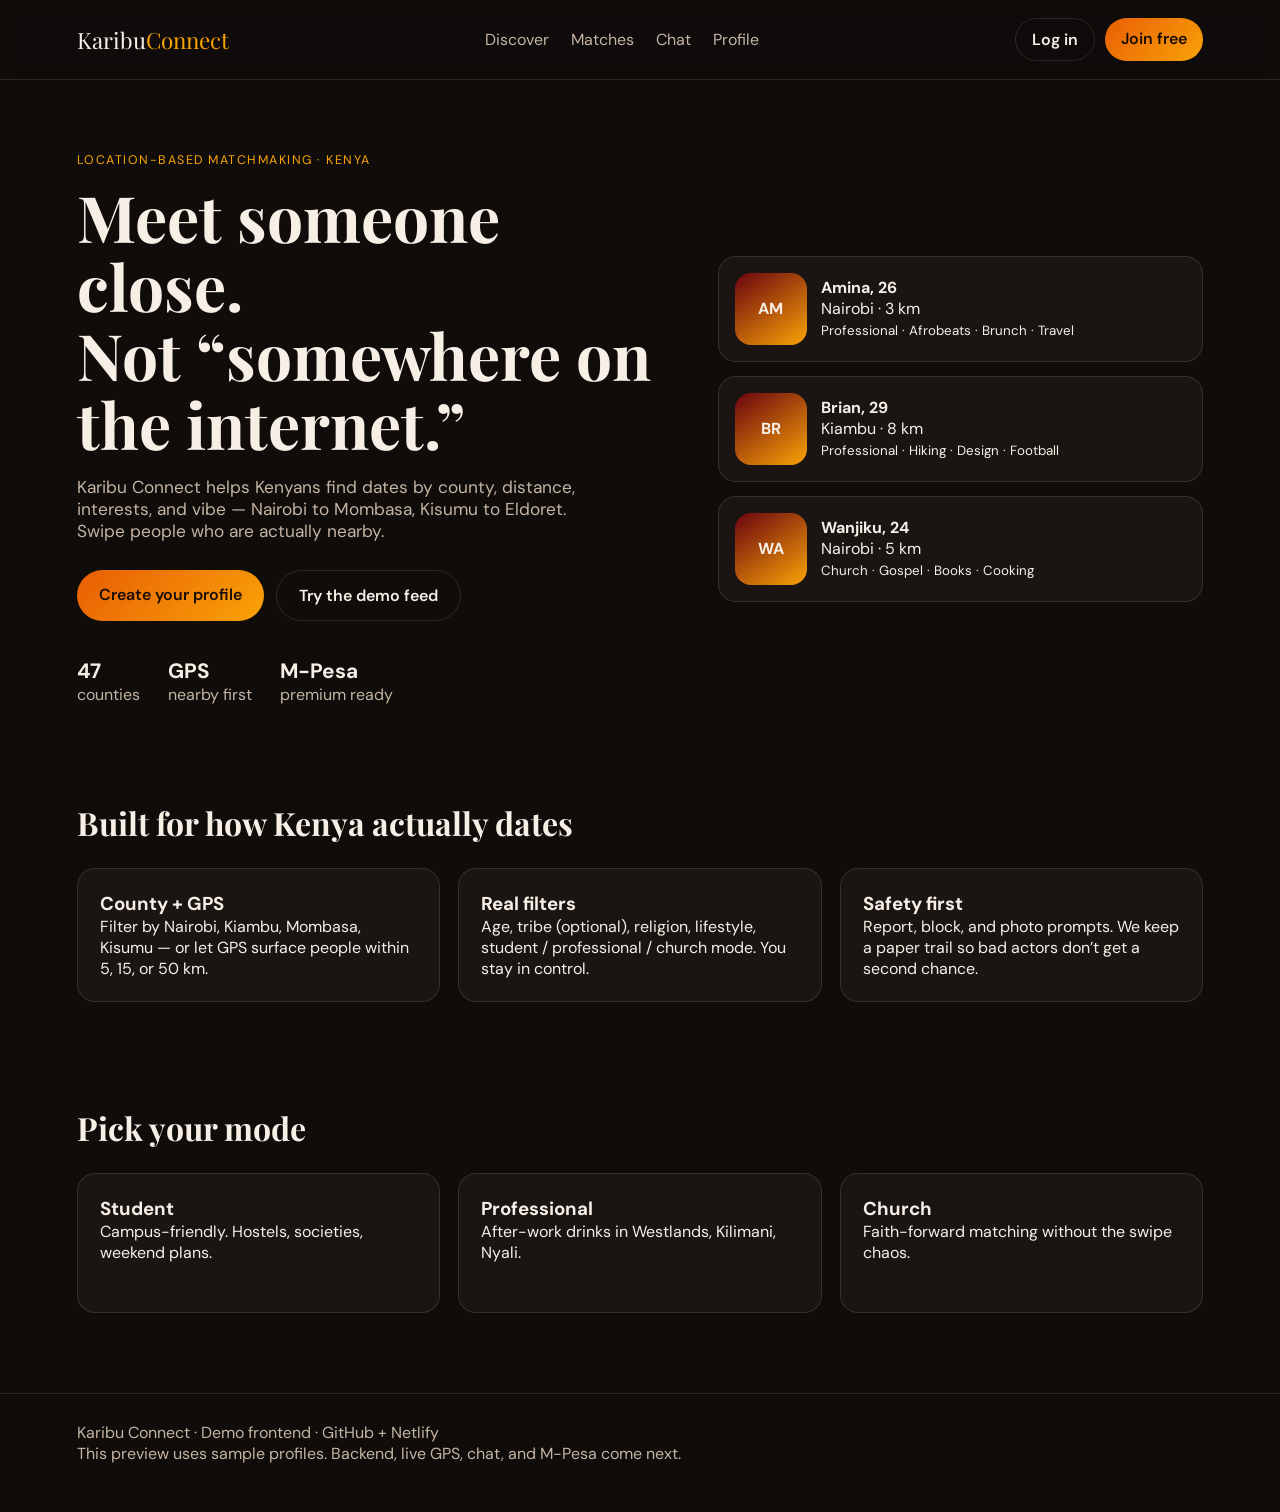
<file: index.html>
<!DOCTYPE html>
<html lang="en">
<head>
  <meta charset="UTF-8" />
  <meta name="viewport" content="width=device-width, initial-scale=1.0" />
  <title>Karibu Connect — Date near you in Kenya</title>
  <link rel="preconnect" href="https://fonts.googleapis.com" />
  <link href="https://fonts.googleapis.com/css2?family=Playfair+Display:wght@600;700&family=DM+Sans:wght@400;500;600;700&display=swap" rel="stylesheet" />
  <link rel="stylesheet" href="css/style.css" />
</head>
<body>
  <header class="nav">
    <a class="logo" href="index.html">Karibu<span>Connect</span></a>
    <nav>
      <a href="discover.html">Discover</a>
      <a href="matches.html">Matches</a>
      <a href="chat.html">Chat</a>
      <a href="profile.html">Profile</a>
    </nav>
    <div class="nav-actions">
      <a class="btn ghost" href="login.html">Log in</a>
      <a class="btn primary" href="register.html">Join free</a>
    </div>
  </header>
  <section class="hero">
    <div class="hero-copy">
      <p class="eyebrow">Location-based matchmaking · Kenya</p>
      <h1>Meet someone close.<br/>Not “somewhere on the internet.”</h1>
      <p class="lede">Karibu Connect helps Kenyans find dates by county, distance, interests, and vibe — Nairobi to Mombasa, Kisumu to Eldoret. Swipe people who are actually nearby.</p>
      <div class="hero-cta">
        <a class="btn primary lg" href="register.html">Create your profile</a>
        <a class="btn ghost lg" href="discover.html">Try the demo feed</a>
      </div>
      <div class="stats">
        <div><strong>47</strong><span>counties</span></div>
        <div><strong>GPS</strong><span>nearby first</span></div>
        <div><strong>M-Pesa</strong><span>premium ready</span></div>
      </div>
    </div>
    <div class="hero-cards" id="heroCards"></div>
  </section>
  <section class="features">
    <h2>Built for how Kenya actually dates</h2>
    <div class="grid-3">
      <article>
        <h3>County + GPS</h3>
        <p>Filter by Nairobi, Kiambu, Mombasa, Kisumu — or let GPS surface people within 5, 15, or 50 km.</p>
      </article>
      <article>
        <h3>Real filters</h3>
        <p>Age, tribe (optional), religion, lifestyle, student / professional / church mode. You stay in control.</p>
      </article>
      <article>
        <h3>Safety first</h3>
        <p>Report, block, and photo prompts. We keep a paper trail so bad actors don’t get a second chance.</p>
      </article>
    </div>
  </section>
  <section class="modes">
    <h2>Pick your mode</h2>
    <div class="grid-3">
      <article class="mode"><h3>Student</h3><p>Campus-friendly. Hostels, societies, weekend plans.</p></article>
      <article class="mode"><h3>Professional</h3><p>After-work drinks in Westlands, Kilimani, Nyali.</p></article>
      <article class="mode"><h3>Church</h3><p>Faith-forward matching without the swipe chaos.</p></article>
    </div>
  </section>
  <footer class="footer">
    <p>Karibu Connect · Demo frontend · GitHub + Netlify</p>
    <p>This preview uses sample profiles. Backend, live GPS, chat, and M-Pesa come next.</p>
  </footer>
  <script src="js/data.js"></script>
  <script src="js/app.js"></script>
</body>
</html>
</file>
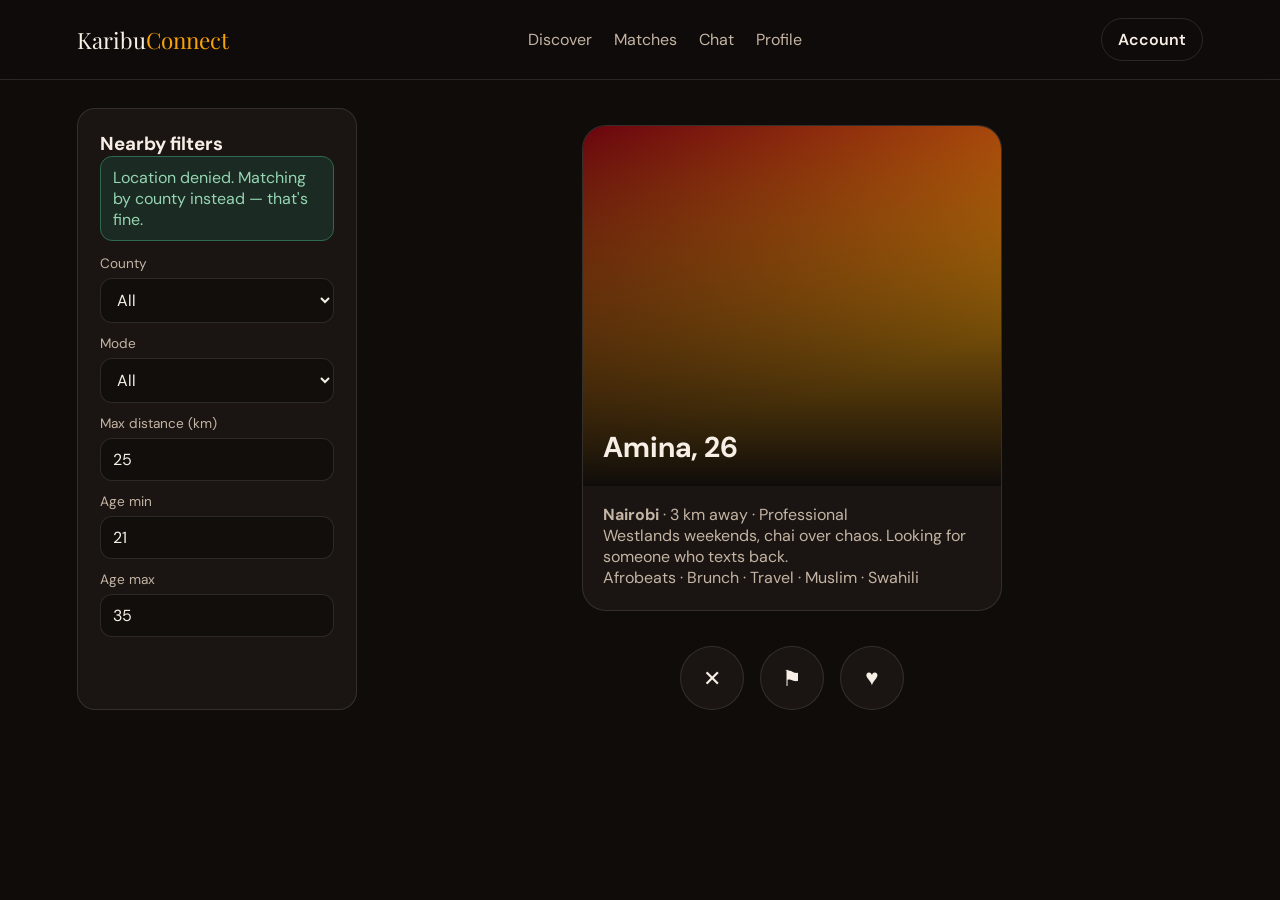
<file: discover.html>
<!DOCTYPE html>
<html lang="en">
<head>
  <meta charset="UTF-8" />
  <meta name="viewport" content="width=device-width, initial-scale=1.0" />
  <title>Discover · Karibu Connect</title>
  <link href="https://fonts.googleapis.com/css2?family=Playfair+Display:wght@600;700&family=DM+Sans:wght@400;500;600;700&display=swap" rel="stylesheet" />
  <link rel="stylesheet" href="css/style.css" />
</head>
<body>
  <header class="nav">
    <a class="logo" href="index.html">Karibu<span>Connect</span></a>
    <nav>
      <a href="discover.html">Discover</a>
      <a href="matches.html">Matches</a>
      <a href="chat.html">Chat</a>
      <a href="profile.html">Profile</a>
    </nav>
    <a class="btn ghost" href="login.html">Account</a>
  </header>
  <div class="app-layout">
    <aside class="filters card">
      <h3>Nearby filters</h3>
      <p id="gpsStatus" class="notice">GPS optional — county works too.</p>
      <label>County</label>
      <select id="filterCounty"></select>
      <label>Mode</label>
      <select id="filterMode"></select>
      <label>Max distance (km)</label>
      <input id="filterKm" type="number" value="25" min="1" max="200" />
      <label>Age min</label>
      <input id="filterMinAge" type="number" value="21" />
      <label>Age max</label>
      <input id="filterMaxAge" type="number" value="35" />
    </aside>
    <section>
      <div class="swipe-stage" id="swipeCard"></div>
      <div class="actions">
        <button class="circle" id="btnPass" title="Pass">✕</button>
        <button class="circle" id="btnReport" title="Report">⚑</button>
        <button class="circle" id="btnLike" title="Like">♥</button>
      </div>
    </section>
  </div>
  <script src="js/data.js"></script>
  <script src="js/app.js"></script>
</body>
</html>
</file>
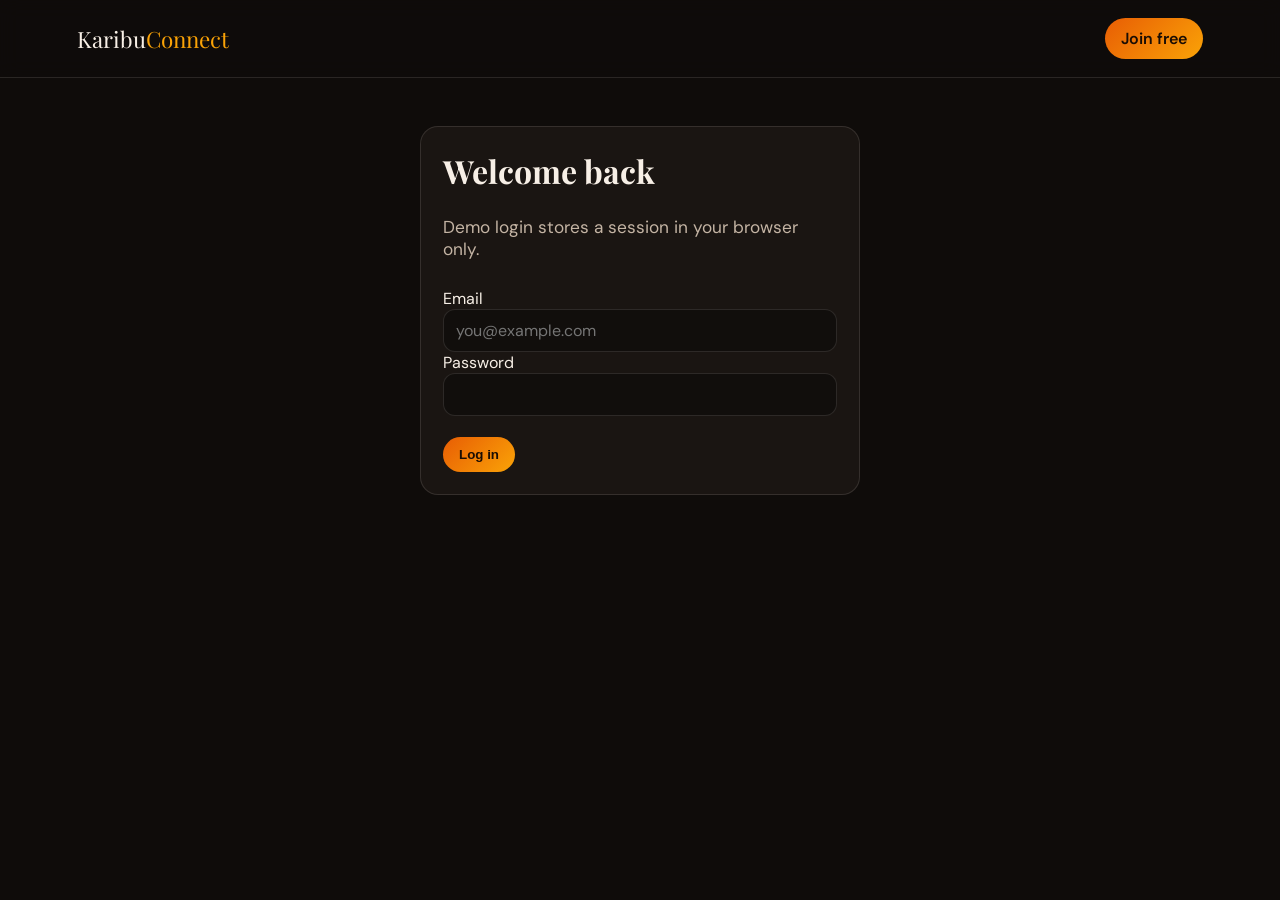
<file: login.html>
<!DOCTYPE html>
<html lang="en">
<head>
  <meta charset="UTF-8" />
  <meta name="viewport" content="width=device-width, initial-scale=1.0" />
  <title>Log in · Karibu Connect</title>
  <link href="https://fonts.googleapis.com/css2?family=Playfair+Display:wght@600;700&family=DM+Sans:wght@400;500;600;700&display=swap" rel="stylesheet" />
  <link rel="stylesheet" href="css/style.css" />
</head>
<body>
  <header class="nav">
    <a class="logo" href="index.html">Karibu<span>Connect</span></a>
    <a class="btn primary" href="register.html">Join free</a>
  </header>
  <section class="auth form-card">
    <h2>Welcome back</h2>
    <p class="lede">Demo login stores a session in your browser only.</p>
    <form id="loginForm">
      <label>Email</label>
      <input name="email" type="email" required placeholder="you@example.com" />
      <label>Password</label>
      <input name="password" type="password" required />
      <br/><br/>
      <button class="btn primary" type="submit">Log in</button>
    </form>
  </section>
  <script src="js/data.js"></script>
  <script src="js/app.js"></script>
</body>
</html>
</file>
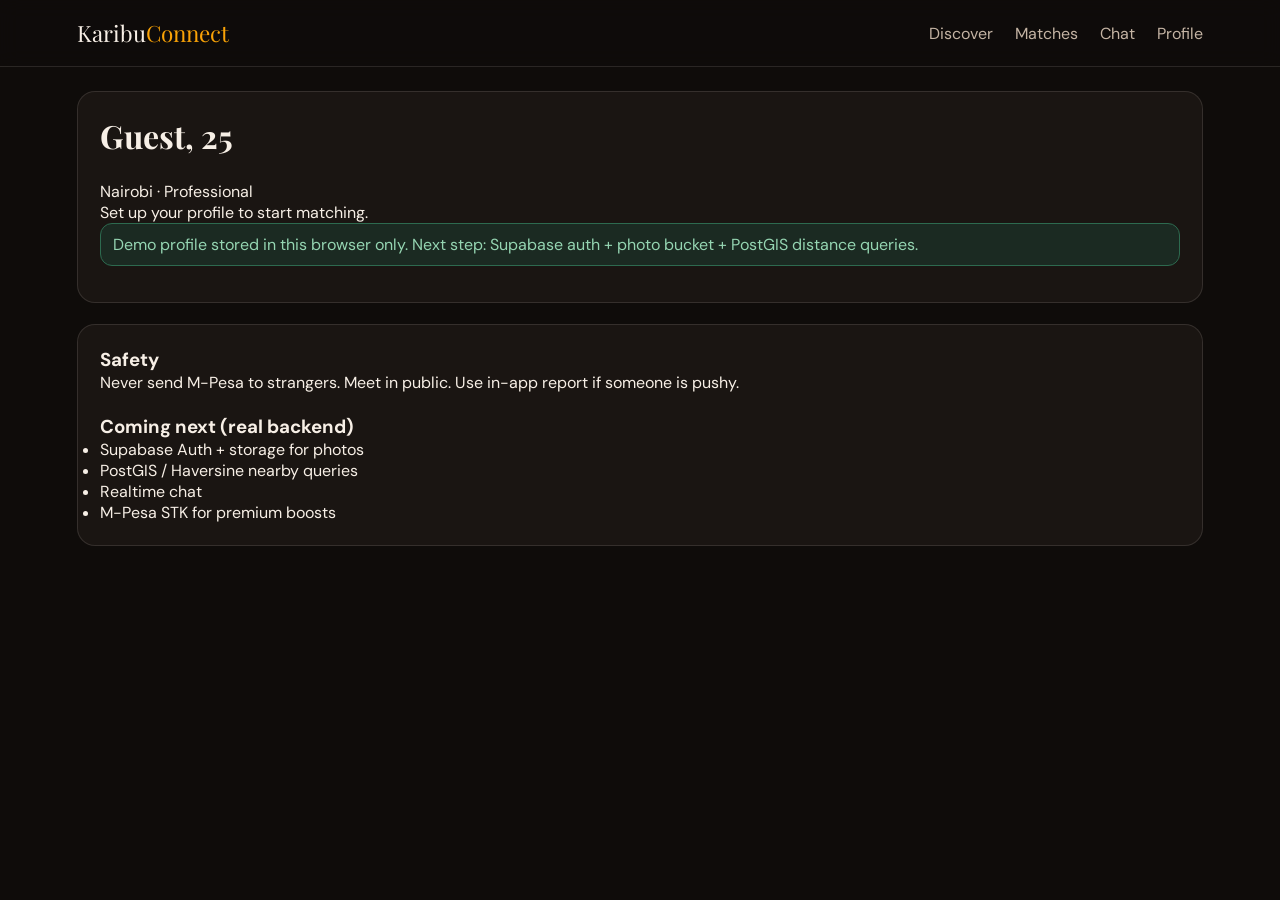
<file: profile.html>
<!DOCTYPE html>
<html lang="en">
<head>
  <meta charset="UTF-8" />
  <meta name="viewport" content="width=device-width, initial-scale=1.0" />
  <title>Profile · Karibu Connect</title>
  <link href="https://fonts.googleapis.com/css2?family=Playfair+Display:wght@600;700&family=DM+Sans:wght@400;500;600;700&display=swap" rel="stylesheet" />
  <link rel="stylesheet" href="css/style.css" />
</head>
<body>
  <header class="nav">
    <a class="logo" href="index.html">Karibu<span>Connect</span></a>
    <nav>
      <a href="discover.html">Discover</a>
      <a href="matches.html">Matches</a>
      <a href="chat.html">Chat</a>
      <a href="profile.html">Profile</a>
    </nav>
  </header>
  <section class="app">
    <div class="card" id="profileBox"></div>
    <br/>
    <div class="card">
      <h3>Safety</h3>
      <p>Never send M-Pesa to strangers. Meet in public. Use in-app report if someone is pushy.</p>
      <br/>
      <h3>Coming next (real backend)</h3>
      <ul>
        <li>Supabase Auth + storage for photos</li>
        <li>PostGIS / Haversine nearby queries</li>
        <li>Realtime chat</li>
        <li>M-Pesa STK for premium boosts</li>
      </ul>
    </div>
  </section>
  <script src="js/data.js"></script>
  <script src="js/app.js"></script>
</body>
</html>
</file>
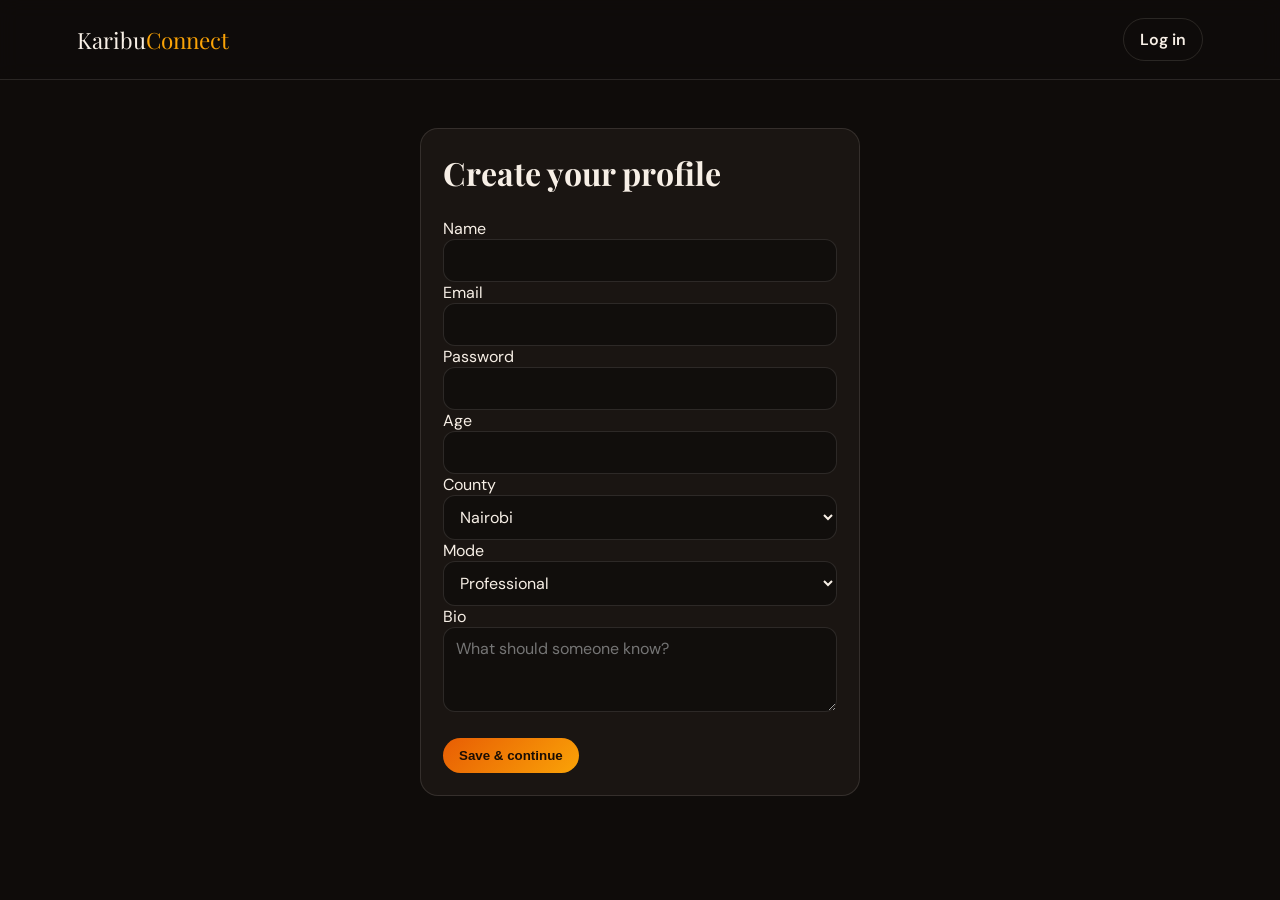
<file: register.html>
<!DOCTYPE html>
<html lang="en">
<head>
  <meta charset="UTF-8" />
  <meta name="viewport" content="width=device-width, initial-scale=1.0" />
  <title>Join · Karibu Connect</title>
  <link href="https://fonts.googleapis.com/css2?family=Playfair+Display:wght@600;700&family=DM+Sans:wght@400;500;600;700&display=swap" rel="stylesheet" />
  <link rel="stylesheet" href="css/style.css" />
</head>
<body>
  <header class="nav">
    <a class="logo" href="index.html">Karibu<span>Connect</span></a>
    <a class="btn ghost" href="login.html">Log in</a>
  </header>
  <section class="auth form-card">
    <h2>Create your profile</h2>
    <form id="registerForm">
      <label>Name</label>
      <input name="name" required />
      <label>Email</label>
      <input name="email" type="email" required />
      <label>Password</label>
      <input name="password" type="password" required minlength="6" />
      <label>Age</label>
      <input name="age" type="number" min="18" required />
      <label>County</label>
      <select name="county" id="regCounty"></select>
      <label>Mode</label>
      <select name="mode">
        <option>Student</option>
        <option selected>Professional</option>
        <option>Church</option>
      </select>
      <label>Bio</label>
      <textarea name="bio" rows="3" placeholder="What should someone know?"></textarea>
      <br/><br/>
      <button class="btn primary" type="submit">Save & continue</button>
    </form>
  </section>
  <script src="js/data.js"></script>
  <script src="js/app.js"></script>
</body>
</html>
</file>
<file: css/style.css>
:root {
  --bg: #0f0c0a;
  --card: #1a1512;
  --ink: #f7efe6;
  --muted: #c4b4a4;
  --accent: #e85d04;
  --accent-2: #faa307;
  --green: #2d6a4f;
  --line: rgba(247, 239, 230, 0.12);
  --radius: 18px;
  font-family: "DM Sans", system-ui, sans-serif;
}
* { box-sizing: border-box; margin: 0; padding: 0; }
body { background: var(--bg); color: var(--ink); min-height: 100vh; }
a { color: inherit; text-decoration: none; }
.nav {
  display: flex; align-items: center; justify-content: space-between;
  padding: 18px 6vw; border-bottom: 1px solid var(--line);
  position: sticky; top: 0; background: rgba(15,12,10,.9); backdrop-filter: blur(10px); z-index: 10;
}
.logo { font-family: "Playfair Display", serif; font-size: 1.4rem; }
.logo span { color: var(--accent-2); }
.nav nav { display: flex; gap: 22px; color: var(--muted); }
.nav-actions { display: flex; gap: 10px; }
.btn {
  border: 1px solid var(--line); padding: 10px 16px; border-radius: 999px;
  font-weight: 600; cursor: pointer; background: transparent; color: var(--ink);
}
.btn.primary { background: linear-gradient(135deg, var(--accent), var(--accent-2)); border: none; color: #1a0d04; }
.btn.ghost { background: transparent; }
.btn.lg { padding: 14px 22px; }
.hero { display: grid; grid-template-columns: 1.1fr .9fr; gap: 48px; padding: 72px 6vw; align-items: center; }
.eyebrow { letter-spacing: .12em; text-transform: uppercase; color: var(--accent-2); font-size: .78rem; margin-bottom: 14px; }
h1 { font-family: "Playfair Display", serif; font-size: clamp(2.2rem, 5vw, 4.2rem); line-height: 1.08; }
.lede { margin: 18px 0 28px; color: var(--muted); font-size: 1.08rem; max-width: 540px; }
.hero-cta { display: flex; gap: 12px; flex-wrap: wrap; }
.stats { display: flex; gap: 28px; margin-top: 36px; color: var(--muted); }
.stats strong { display: block; color: var(--ink); font-size: 1.3rem; }
.hero-cards { display: grid; gap: 14px; }
.mini-card {
  background: var(--card); border: 1px solid var(--line); border-radius: var(--radius);
  padding: 16px; display: grid; grid-template-columns: 72px 1fr; gap: 14px; align-items: center;
}
.avatar {
  width: 72px; height: 72px; border-radius: 16px;
  background: linear-gradient(145deg, #6a040f, #faa307);
  display: grid; place-items: center; font-weight: 700;
}
.features, .modes, .app { padding: 24px 6vw 80px; }
h2 { font-family: "Playfair Display", serif; font-size: 2rem; margin-bottom: 24px; }
.grid-3 { display: grid; grid-template-columns: repeat(3, 1fr); gap: 18px; }
.grid-3 article, .card, .form-card {
  background: var(--card); border: 1px solid var(--line); border-radius: var(--radius); padding: 22px;
}
.mode { min-height: 140px; }
.footer { padding: 28px 6vw 48px; color: var(--muted); border-top: 1px solid var(--line); }
.app-layout { display: grid; grid-template-columns: 280px 1fr; gap: 24px; padding: 28px 6vw; }
.filters label { display: block; font-size: .85rem; color: var(--muted); margin: 12px 0 6px; }
select, input, textarea {
  width: 100%; background: #110e0c; border: 1px solid var(--line); color: var(--ink);
  border-radius: 12px; padding: 10px 12px; font: inherit;
}
.swipe-stage { min-height: 520px; display: grid; place-items: center; }
.profile-card {
  width: min(420px, 100%); background: var(--card); border-radius: 24px; overflow: hidden;
  border: 1px solid var(--line);
}
.photo {
  height: 360px; background-size: cover; background-position: center;
  display: flex; align-items: flex-end; padding: 20px;
  background-image: linear-gradient(transparent, #0f0c0a), var(--photo);
}
.photo h3 { font-size: 1.8rem; }
.meta { padding: 18px 20px 22px; color: var(--muted); }
.actions { display: flex; justify-content: center; gap: 16px; margin-top: 18px; }
.circle {
  width: 64px; height: 64px; border-radius: 50%; border: 1px solid var(--line);
  background: #1a1512; font-size: 1.4rem; cursor: pointer; color: var(--ink);
}
.match-grid { display: grid; grid-template-columns: repeat(auto-fill, minmax(180px, 1fr)); gap: 14px; }
.match-tile { background: var(--card); border-radius: 16px; padding: 14px; border: 1px solid var(--line); }
.chat-wrap { display: grid; grid-template-columns: 260px 1fr; gap: 16px; }
.thread { min-height: 420px; display: flex; flex-direction: column; gap: 10px; }
.bubble { max-width: 70%; padding: 10px 14px; border-radius: 16px; background: #2a211c; }
.bubble.me { margin-left: auto; background: linear-gradient(135deg, var(--accent), #9d0208); }
.composer { display: flex; gap: 8px; margin-top: 12px; }
.auth { max-width: 440px; margin: 48px auto; }
.notice { background: #1b2a22; border: 1px solid #2d6a4f; color: #95d5b2; padding: 10px 12px; border-radius: 12px; margin-bottom: 14px; }
@media (max-width: 900px) {
  .hero, .app-layout, .chat-wrap, .grid-3 { grid-template-columns: 1fr; }
  .nav nav { display: none; }
}
</file>
